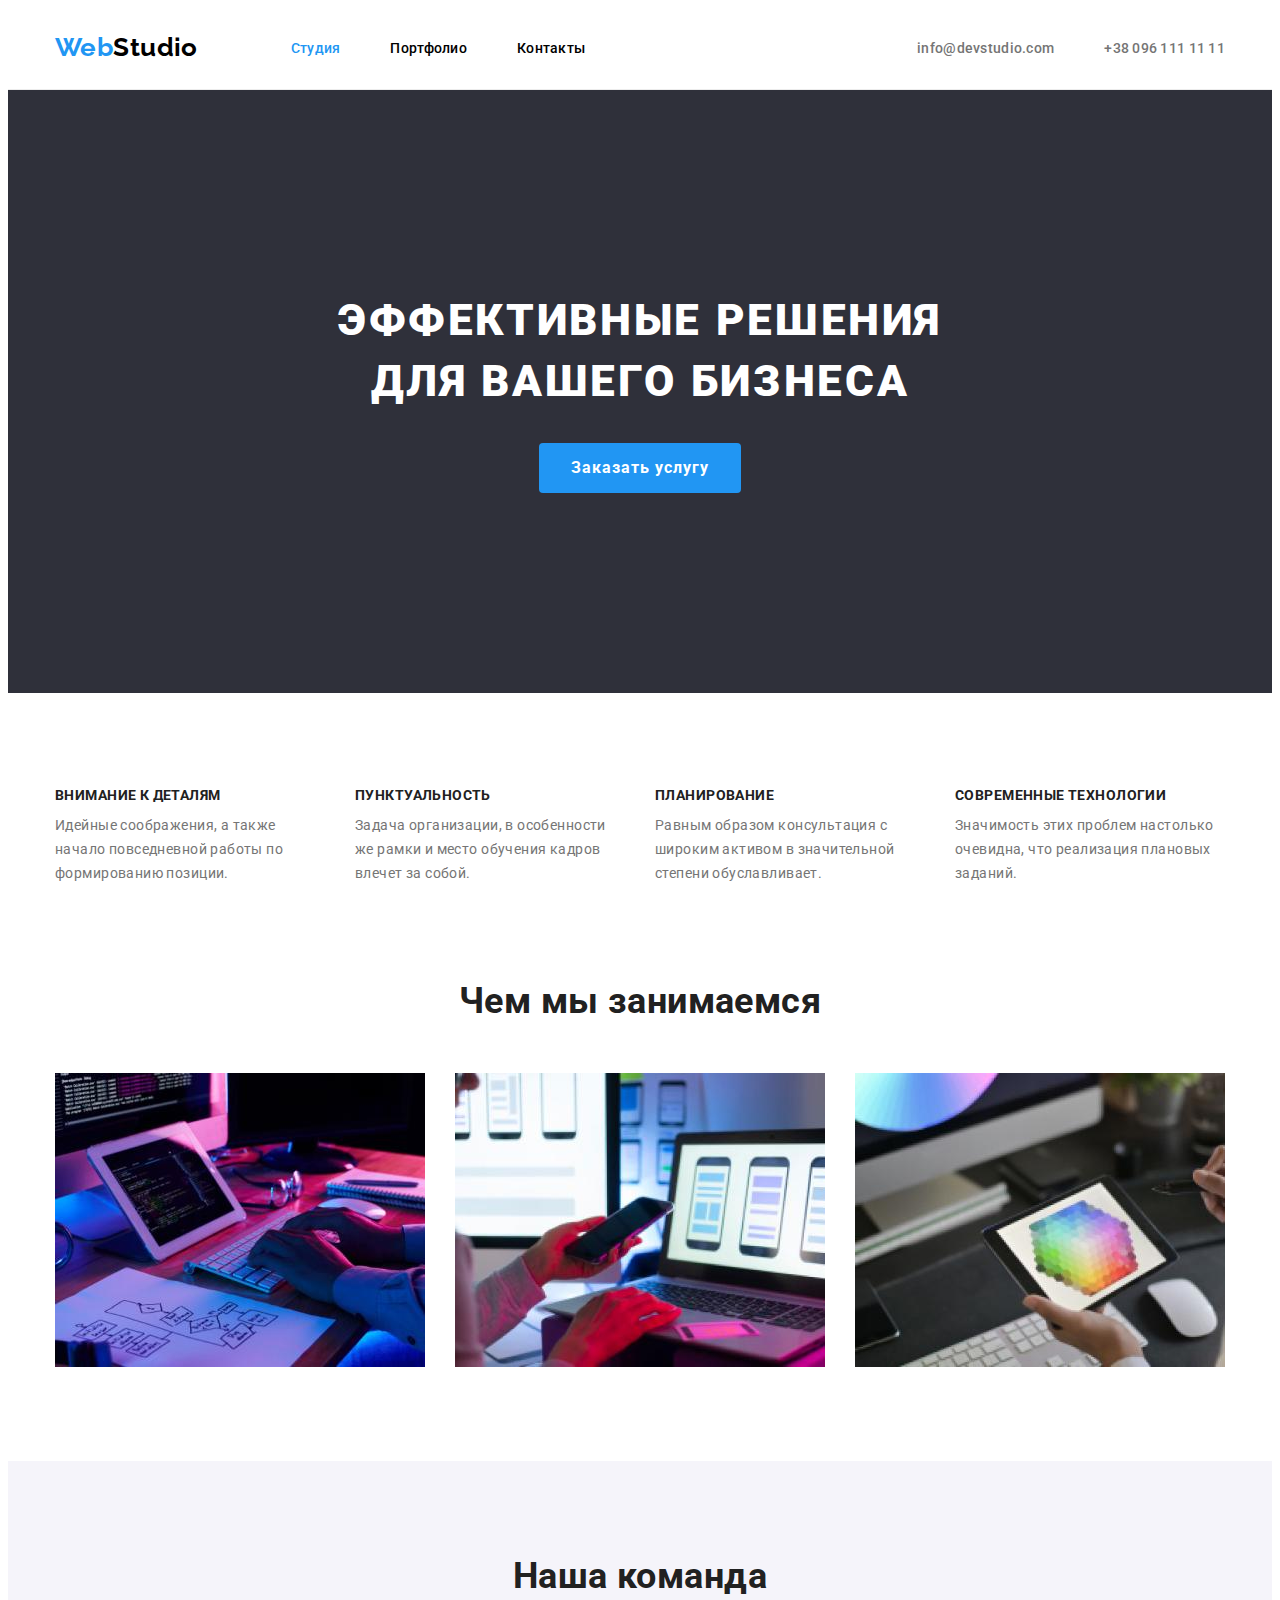
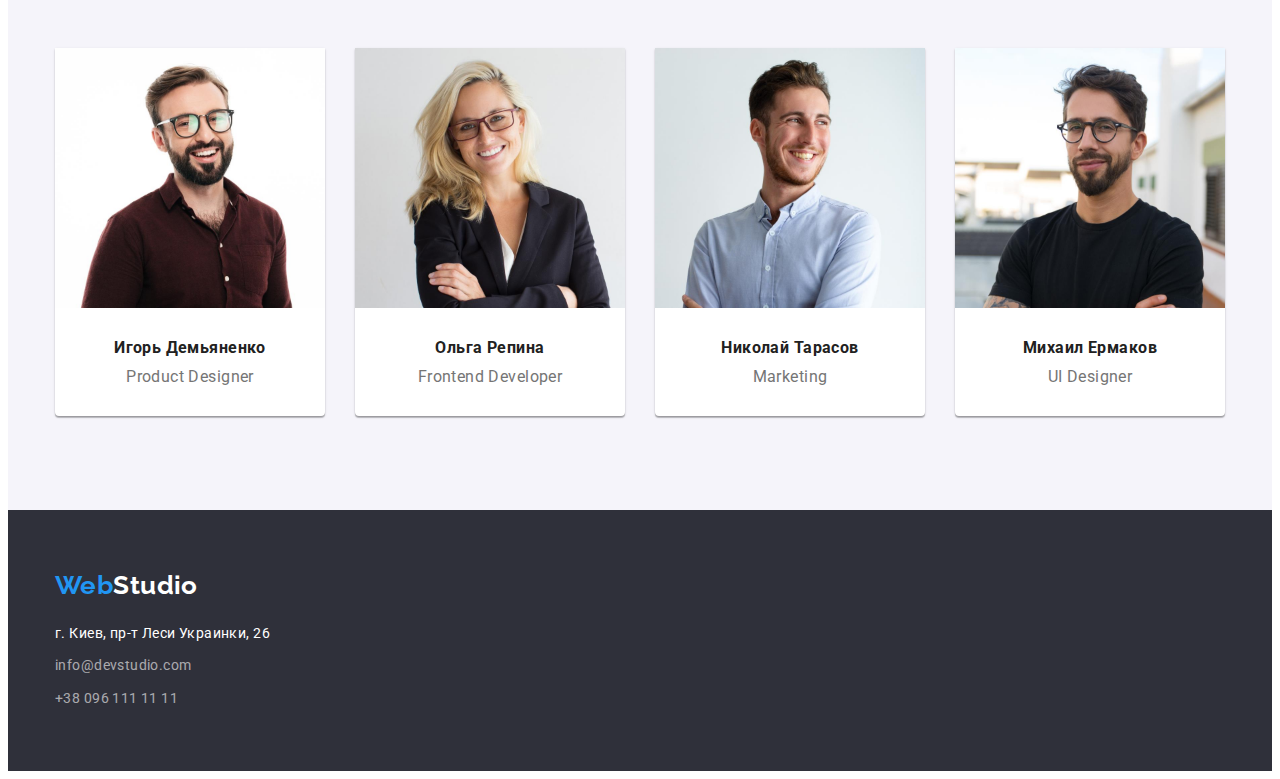
<file: index.html>
<!DOCTYPE html>
<html lang="ru">
    <head>
        <meta charset="UTF-8">
        <meta http-equiv="X-UA-Compatible" content="IE=edge">
        <meta name="viewport" content="width=device-width, initial-scale=1.0">
        <title>Студия</title>
        <link rel="preconnect" href="https://fonts.googleapis.com">
        <link rel="preconnect" href="https://fonts.gstatic.com" crossorigin>
        <link href="https://fonts.googleapis.com/css2?family=Raleway:wght@700&family=Roboto:wght@400;500;700;900&display=swap"
              rel="stylesheet">
        <!--<link rel="stylesheet" href="https://github.com/sindresorhus/modern-normalize/blob/main/modern-normalize.css">-->     
        <link rel="stylesheet" href="https://cdnjs.cloudflare.com/ajax/libs/modern-normalize/1.1.0/modern-normalize.min.css"
            integrity="sha512-wpPYUAdjBVSE4KJnH1VR1HeZfpl1ub8YT/NKx4PuQ5NmX2tKuGu6U/JRp5y+Y8XG2tV+wKQpNHVUX03MfMFn9Q=="
            crossorigin="anonymous" referrerpolicy="no-referrer">
        <link rel="stylesheet" href="./css/styles.css">
    </head>
    
    <body>
        <!--верхняя линия-->
        <header class="header-block">
            <div class="container header-container">
                <nav class="nav-section">
                    <a href="" class="logo link">Web<span class="header-logo">Studio</span></a>
                    <ul class="nav-section-list list">
                        <li class="nav-section-item">
                            <a class="nav-section-link link current" href="./index.html">Студия</a>
                        </li>
                        <li class="nav-section-item">
                            <a class="nav-section-link link" href="./portfolio.html">Портфолио</a>
                        </li>
                        <li class="nav-section-item">
                            <a class="nav-section-link link" href="">Контакты</a>
                        </li>
                    </ul>
                </nav>
                <ul class="header-list list">
                    <li class="header-item">
                        <a class="header-link link" href="mailto:info@devstudio.com">info@devstudio.com</a>
                    </li>
                    <li class="header-item">
                        <a class="header-link link" href="tel:+380961111111">+38 096 111 11 11</a>
                    </li>
                </ul>
            </div>
        </header>
        <!-- Шапка или Hero-->
        <main>
            <section class="hero-section">
                <div class="container hero-container">
                    <h1 class="hero-title">Эффективные решения для вашего бизнеса</h1>
                    <button class="hero-button" type="button" >Заказать услугу</button>
                </div>
            </section>
            <!--Особенности-->
            <section class="section feature-section">
                <div class="container">
                <h2 class="hidden">Особенности</h2>
                    <ul class="feature-list list">
                        <li class="feature-item">
                            <h3 class="feature-item-title">Внимание к деталям</h3>
                            <p class="feature-text">
                                Идейные соображения, а также  
                                начало повседневной работы по 
                                формированию позиции.
                            </p>
                        </li>
                        <li class="feature-item">
                            <h3 class="feature-item-title">Пунктуальность</h3>
                            <p class="feature-text">
                                Задача организации, в особенности  
                                же рамки и место обучения кадров  
                                влечет за собой.
                            </p>
                        </li>
                        <li class="feature-item">
                            <h3 class="feature-item-title">Планирование</h3>
                            <p class="feature-text">
                                Равным образом консультация с 
                                широким активом в значительной 
                                степени обуславливает.
                            </p>
                        </li>
                        <li class="feature-item">
                            <h3 class="feature-item-title">Современные технологии</h3>
                            <p class="feature-text">
                                Значимость этих проблем настолько
                                очевидна, что реализация плановых 
                                заданий.
                            </p>
                        </li>
                    </ul>
                </div>
            </section>
            <!-- Чем мы занимаемся-->
            <section class="section occupation-section">
                <div class="container">
                <h2 class="occupation-title" >Чем мы занимаемся</h2>
                <ul class="occupation-list list">
                    <li class="occupation-item"><img class="occupation-img" src="./images/box_1.jpg" alt="Планшет и клавиатура " width="370"></li>
                    <li class="occupation-item"><img class="occupation-img" src="./images/box_2.jpg" alt="Телефон" width="370"></li>
                    <li class="occupation-item"><img class="occupation-img" src="./images/box_3.jpg" alt="Планшет с палитрой цветов" width="370"></li>
                </ul>
                </div>
            </section>
            <!--Наша команда-->
            <section class="section team-section">
                <div class="container">
                    <h2 class="team-title">Наша команда</h2>
                    <ul class="team-list list">
                        <li class="team-item">
                            <img class="team-img" src="./images/team_card_1.jpg" alt="Игорь Демьяненко" width="270">
                            <h3 class="team-item-title">Игорь Демьяненко</h3>
                            <p class="team-text" lang="en">Product Designer</p>
                        </li>
                        <li class="team-item">
                            <img class="team-img" src="./images/team_card_2.jpg" alt="Ольга Репина" width="270">
                            <h3 class="team-item-title">Ольга Репина</h3>
                            <p lang="en" class="team-text">Frontend Developer</p>
                        </li>
                        <li class="team-item">
                            <img class="team-img" src="./images/team_card_3.jpg" alt="Николай Тарасов" width="270">
                            <h3 class="team-item-title">Николай Тарасов</h3>
                            <p lang="en" class="team-text">Marketing</p>
                        </li>
                        <li class="team-item">
                            <img class="team-img" src="./images/team_card_4.jpg" alt="Михаил Ермаков" width="270">
                            <h3 class="team-item-title">Михаил Ермаков</h3>
                            <p lang="en" class="team-text">UI Designer</p>
                        </li>
                    </ul>
                </div>
            </section>
        </main>
        <!--подвал-->
        <footer class="footer-block">
            <div class="container">
                <a href="" class="logo link">Web<span class="footer-logo">Studio</span></a>
                <address class="address-section">
                    <ul class="address-list list">
                        <li class="address-item">
                            <a class="address-link link address-text" href="">г. Киев, пр-т Леси Украинки, 26</a>
                        </li>
                        <li class="address-item">
                            <a class="address-link link" href="mailto:info@devstudio.com">info@devstudio.com</a>
                        </li>
                        <li class="address-item">
                            <a class="address-link link" href="tel:+380961111111">+38 096 111 11 11</a>
                        </li>
                    </ul>
                </address>
            </div>
        </footer>
    </body>
</html>
</file>
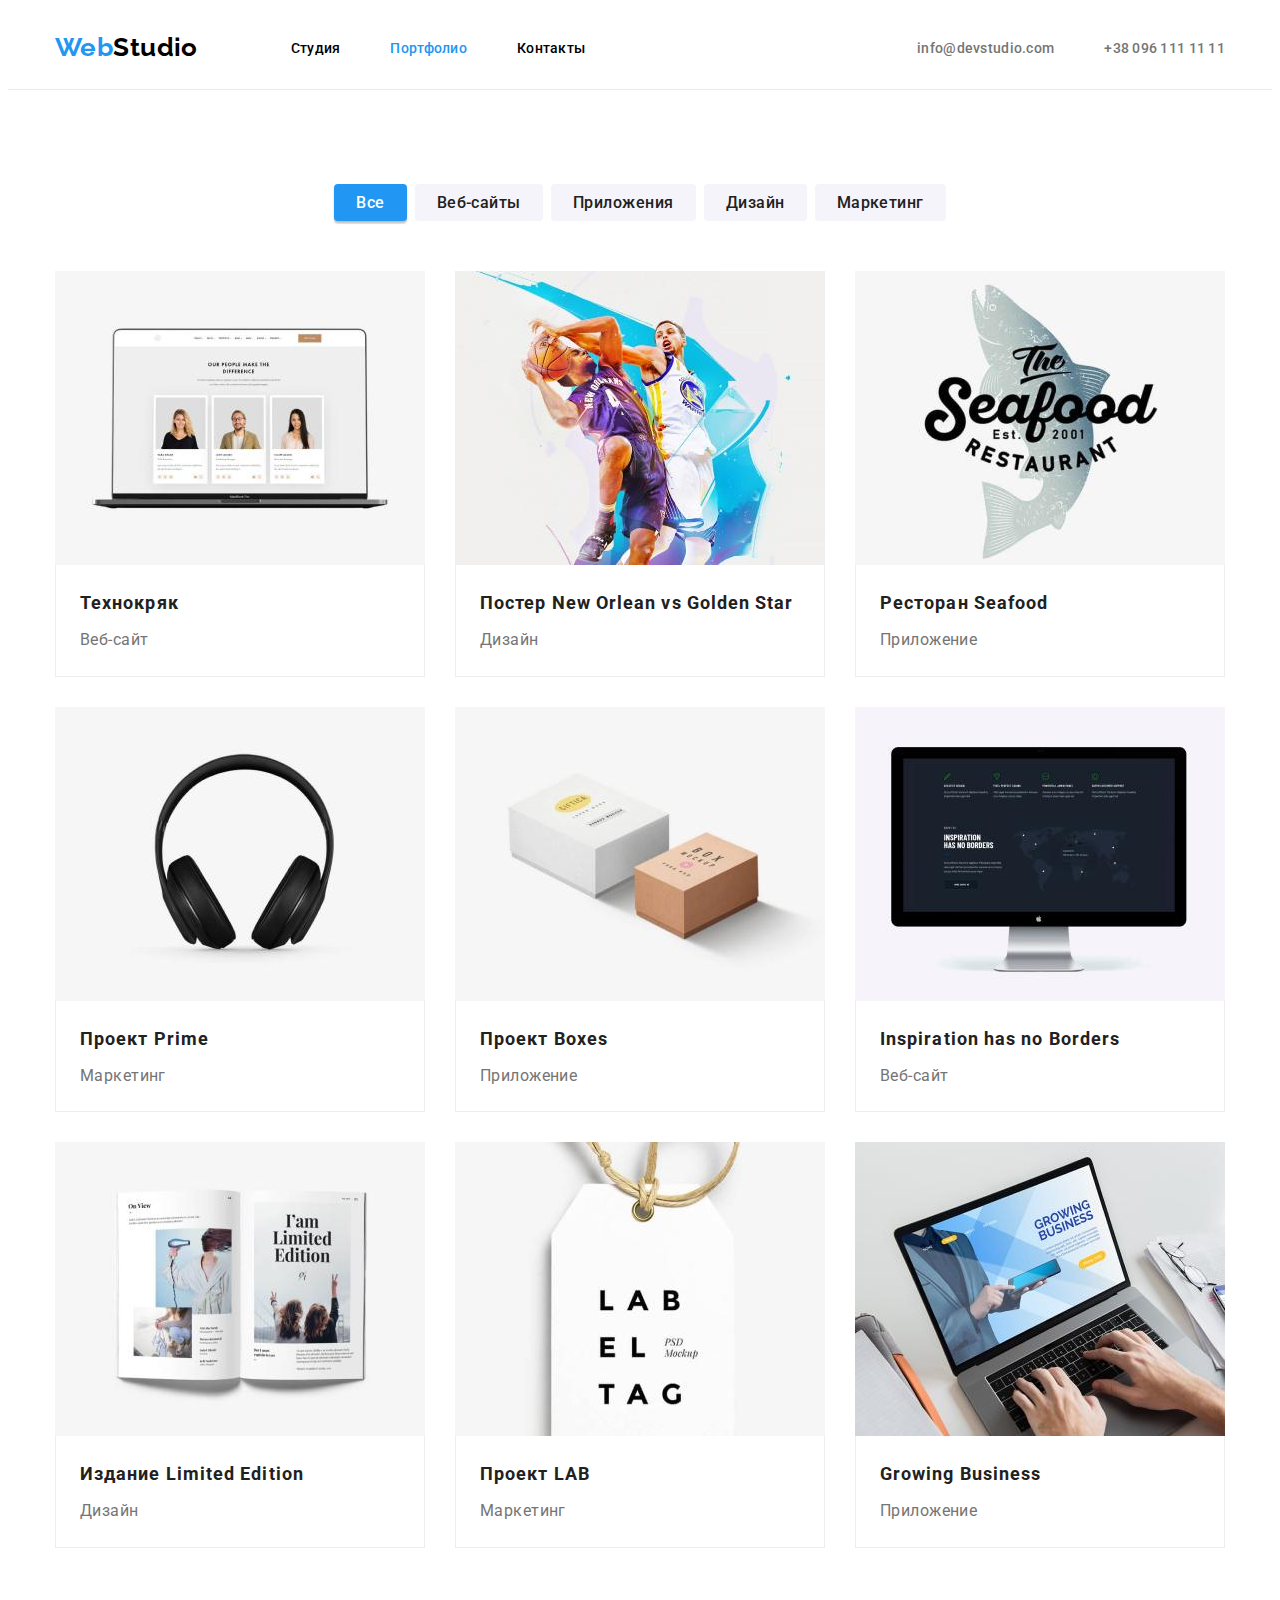
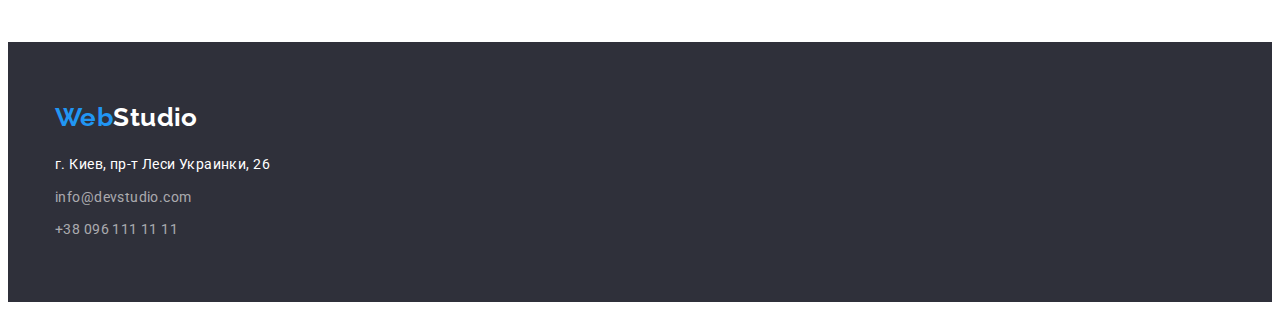
<file: portfolio.html>
<!DOCTYPE html>
<html lang="ru">
    <head>
        <meta charset="UTF-8">
        <meta http-equiv="X-UA-Compatible" content="IE=edge">
        <meta name="viewport" content="width=device-width, initial-scale=1.0">
        <title>Портфолио</title>
        <link rel="preconnect" href="https://fonts.googleapis.com">
        <link rel="preconnect" href="https://fonts.gstatic.com" crossorigin>
        <link href="https://fonts.googleapis.com/css2?family=Raleway:wght@700&family=Roboto:wght@400;500;700;900&display=swap"
              rel="stylesheet">
        <!--<link rel="stylesheet" href="https://github.com/sindresorhus/modern-normalize/blob/main/modern-normalize.css">-->
        <link rel="stylesheet" href="https://cdnjs.cloudflare.com/ajax/libs/modern-normalize/1.1.0/modern-normalize.min.css"
            integrity="sha512-wpPYUAdjBVSE4KJnH1VR1HeZfpl1ub8YT/NKx4PuQ5NmX2tKuGu6U/JRp5y+Y8XG2tV+wKQpNHVUX03MfMFn9Q=="
            crossorigin="anonymous" referrerpolicy="no-referrer">
        <link rel="stylesheet" href="./css/styles.css">

    </head>

    <body>
        <!--верхняя линия-->
        <header class="header-block">
            <div class="container header-container">
                <nav class="nav-section">
                    <a href="" class="logo link">Web<span class="header-logo">Studio</span></a>
                    <ul class="nav-section-list list">
                        <li class="nav-section-item">
                            <a class="nav-section-link link " href="./index.html">Студия</a>
                        </li>
                        <li class="nav-section-item">
                            <a class="nav-section-link link current" href="./portfolio.html">Портфолио</a>
                        </li>
                        <li class="nav-section-item">
                            <a class="nav-section-link link" href="">Контакты</a>
                        </li>
                    </ul>
                </nav>
                <ul class="header-list list">
                    <li class="header-item">
                        <a class="header-link link" href="mailto:info@devstudio.com">info@devstudio.com</a>
                    </li>
                    <li class="header-item">
                        <a class="header-link link" href="tel:+380961111111">+38 096 111 11 11</a>
                    </li>
                </ul>
            </div>
        </header>
        <!-- Шапка-->
        <main>
            <h1 class="hidden">Портфолио</h1>
            <section class="section">
                <div class="container">
                    <!--Фильтры-->
                    <h2 class="hidden">Фильтры</h2>
                        <ul class="filter-list list">
                            <li class="filter-item"><button class="filter-button current-filter" type="button">Все</button></li>
                            <li class="filter-item"><button class="filter-button" type="button">Веб-сайты</button></li>
                            <li class="filter-item"><button class="filter-button" type="button">Приложения</button></li>
                            <li class="filter-item"><button class="filter-button" type="button">Дизайн</button></li>
                            <li class="filter-item"><button class="filter-button" type="button">Маркетинг</button></li>
                        </ul>
                
                    <!-- Проекты-->
                    <h2 hidden>Проекты</h2>
                    <ul class="project-list list">
                        <li class="project-item">
                            <a href="#" class="link">
                                <img class="project-img" src="./images/project-1.jpg" alt="Технокряк" width="370">
                                <div class="project-content">
                                    <h3 class="project-title">Технокряк</h3>
                                    <p class="project-text">Веб-сайт</p>
                                </div>
                            </a>
                        </li>
                        <li class="project-item">
                            <a href="#" class="link">
                                <img class="project-img" src="./images/project-2.jpg" alt="Постер" width="370">
                                <div class="project-content">
                                    <h3 class="project-title">Постер <span lang="en">New Orlean vs Golden Star</span></h3>
                                    <p class="project-text">Дизайн</p>
                                </div>
                            </a>
                        </li>
                        <li class="project-item" >
                            <a href="#" class="link">
                                <img class="project-img" src="./images/project-3.jpg" alt="Ресторан" width="370">
                                <div class="project-content">   
                                    <h3 class="project-title" >Ресторан <span lang="en">Seafood</span> </h3>
                                    <p class="project-text">Приложение</p>
                                </div>
                            </a>
                        </li>
                        <li class="project-item">
                            <a href="#" class="link">
                                <img class="project-img" src="./images/project-4.jpg" alt="Проект" width="370">
                                <div class="project-content">
                                    <h3 class="project-title">Проект <span lang="en">Prime</span></h3>
                                    <p class="project-text">Маркетинг</p>
                                </div>
                            </a>
                        </li>
                        <li class="project-item">
                            <a href="#" class="link">
                                <img class="project-img" src="./images/project-5.jpg" alt="Проект" width="370">
                                    <div class="project-content">
                                    <h3 class="project-title">Проект <span lang="en">Boxes</span></h3>
                                <p class="project-text">Приложение</p>
                            </div>
                            </a>
                        </li>
                        <li class="project-item">
                            <a href="#" class="link"> 
                                <img class="project-img" src="./images/project-6.jpg" alt="Веб-сайт" width="370">
                                    <div class="project-content">
                                    <h3 class="project-title">Inspiration has no Borders</h3>
                                <p class="project-text">Веб-сайт</p>
                            </div>
                            </a>
                        </li>
                        <li class="project-item">
                            <a href="#" class="link">
                                <img class="project-img" src="./images/project-7.jpg" alt="Издание" width="370">
                                <div class="project-content">
                                    <h3 class="project-title">Издание Limited Edition</h3>
                                    <p class="project-text">Дизайн</p>
                                </div>
                            </a>
                        </li>
                        <li class="project-item">
                            <a href="#" class="link">
                                <img class="project-img" src="./images/project-8.jpg" alt="Проект" width="370">
                                <div class="project-content">
                                    <h3 class="project-title">Проект LAB</h3>
                                    <p class="project-text">Маркетинг</p>
                                </div>
                            </a>
                        </li>
                        <li class="project-item">
                            <a href="#" class="link">
                                <img class="project-img" src="./images/project-9.jpg" alt="Приложение" width="370">
                                <div class="project-content">
                                    <h3 class="project-title">Growing Business</h3>
                                    <p class="project-text">Приложение</p>
                                </div>
                            </a>
                        </li>
                    </ul>
                </div>
            </section>
        </main>
        <!--подвал-->
        <footer class="footer-block">
            <div class="container">
                <a href="" class="logo link">Web<span class="footer-logo">Studio</span></a>
                <address class="address-section">
                    <ul class="address-list list">
                        <li class="address-item">
                            <a class="address-link link address-text" href="">г. Киев, пр-т Леси Украинки, 26</a>
                        </li>
                        <li class="address-item">
                            <a class="address-link link" href="mailto:info@devstudio.com">info@devstudio.com</a>
                        </li>
                        <li class="address-item">
                            <a class="address-link link" href="tel:+380961111111">+38 096 111 11 11</a>
                        </li>
                    </ul>
                </address>
            </div>
        </footer>
    </body>
</html>
</file>
<file: css/styles.css>
*,
*:before,
*:after {
  box-sizing: border-box;
}

.container {
  width: 1200px;
  margin: 0 auto;
  padding-left: 15px;
  padding-right: 15px;
}

p,
h1,
h2,
h3,
h4,
h5,
h6 {
  margin: 0;
}

ul {
  margin: 0;
  padding-left: 0;
}

img {
  display: block;
}

/*------Позиционирование header----*/

.header-block {
  border-bottom: 1px solid var(--header-border-color);
}

.header-container {
  display: flex;
}

.nav-section {
  display: flex;
  align-items: center;
}

.nav-section .logo {
  margin-right: 93px;
  padding: 24px 0 25px 0;
}

.nav-section-list {
  display: flex;
}

.nav-section-item:not(:last-child) {
  margin-right: 50px;
}
.nav-section-link {
  display: block;
  padding: 32px 0;
}

.header-list {
  display: flex;
  align-items: center;
  margin-left: auto;
}

.header-item:not(:last-child) {
  margin-right: 50px;
}

/*------Позиционирование Студии----*/

.hero-container {
  display: flex;
  flex-direction: column;
  align-items: center;
}

.section {
  padding-top: 94px;
  padding-bottom: 94px;
}

.hidden {
  position: absolute;
  width: 1px;
  height: 1px;
  margin: -1px;
  padding: 0;
  overflow: hidden;
  border: 0;
  clip: rect(0 0 0 0);
}

.feature-list {
  display: flex;
  flex-wrap: wrap;
  margin-left: -30px;
  margin-top: -30px;
}
.feature-item {
  flex-basis: calc(100% / 4 - 30px);
  margin-left: 30px;
  margin-top: 30px;
}

.occupation-section {
  padding-top: 0;
}

.occupation-list {
  display: flex;
  flex-wrap: wrap;
  margin-left: -30px;
  margin-top: -30px;
}

.occupation-item {
  flex-basis: calc(100% / 3 - 30px);
  margin-left: 30px;
  margin-top: 30px;
}

.team-container {
  display: flex;
  flex-direction: column;
}

.team-list {
  display: flex;
  flex-wrap: wrap;
  margin-left: -30px;
  margin-top: -30px;
}

.team-img {
  margin-bottom: 30px;
}

/*------Позиционирование Портфолио----*/

.filter-list {
  display: flex;
  justify-content: center;
  margin-bottom: 50px;
}

.filter-item:not(:last-child) {
  margin-right: 8px;
}

.project-list {
  display: flex;
  flex-wrap: wrap;
  margin-left: -30px;
  margin-top: -30px;
}

.project-content {
  padding-top: 20px;
  padding-bottom: 20px;
  padding-left: 24px;
  padding-right: 24px;
  border: 1px solid var(--project-border-color);
  border-top: none;
}

/*------Позиционирование footer----*/

.footer-block .logo {
  display: block;
  margin-bottom: 20px;
}

.address-list {
  display: flex;
  flex-direction: column;
}

.address-item:not(:last-child) {
  margin-bottom: 9px;
}

:root {
  --accent-color: #2196f3;
  --nav-text-color: #000000;
  --title-dark-gray-color: #212121;
  --text-gray-color: #757575;
  --white-color: #ffffff;
  --footer-white-color: #ffffff9a;
  --bg-light-color: #f5f4fa;
  --bg-dark-color: #2f303a;
  --project-border-color: #eeeeee;
  --header-border-color: #ececec;
}

body {
  font-family: 'Roboto', sans-serif;
  font-weight: 400;
  font-style: normal;
  font-size: 14px;
  letter-spacing: 0.03em;
  color: var(--title-dark-gray-color);
}

.list {
  list-style: none;
}

.link {
  text-decoration: none;
}

/*---------header----------*/

.logo {
  font-family: 'Raleway', sans-serif;
  font-style: normal;
  font-weight: 700;
  font-size: 26px;
  line-height: 1.2;
  color: var(--accent-color);
}

.header-logo {
  color: var(--nav-text-color);
}

.nav-section-link,
.header-link {
  font-weight: 500;
  line-height: 1.2;
  letter-spacing: 0.02em;
  color: var(--nav-text-color);
}

.nav-section-link:hover,
.nav-section-link:focus,
.header-link:hover,
.header-link:focus,
.address-link:hover,
.address-link:focus,
.current {
  color: var(--accent-color);
}

.header-link {
  display: block;
  padding: 32px 0;
  color: var(--text-gray-color);
}

/*-----------footer--------*/
.footer-block {
  background-color: var(--bg-dark-color);
  padding-top: 60px;
  padding-bottom: 60px;
}

.address-link {
  font-style: normal;
  line-height: 1.7;
  color: var(--footer-white-color);
}

.footer-logo,
.address-text {
  color: var(--white-color);
}
/*-------------main-Студия------------*/
.hero-section {
  background-color: var(--bg-dark-color);
  padding-top: 200px;
  padding-bottom: 200px;
}

.hero-title {
  font-weight: 900;
  font-size: 44px;
  line-height: 1.4;
  letter-spacing: 0.06em;
  text-align: center;
  color: var(--white-color);
  text-transform: uppercase;
  max-width: 700px;
  margin-bottom: 30px;
}

.hero-button {
  font-family: inherit;
  font-style: normal;
  font-weight: 700;
  font-size: 16px;
  line-height: 1.9;
  letter-spacing: 0.06em;
  color: var(--white-color);
  background-color: var(--accent-color);
  padding: 10px 32px;
  border: none;
  border-radius: 4px;
}

/*-----------особенности--------------*/

.feature-item-title {
  font-weight: 700;
  font-size: 14px;
  line-height: 1.2;
  color: var(--title-dark-gray-color);
  text-transform: uppercase;
  margin-bottom: 10px;
}

.feature-text {
  line-height: 1.7;
  color: var(--text-gray-color);
}

/*-----------чем мы занимаемся----------*/

.occupation-title {
  font-weight: 700;
  font-size: 36px;
  line-height: 1.2;
  color: var(--title-dark-gray-color);
  text-align: center;
  margin-bottom: 50px;
}

/*--------------Наша команда-------------*/

.team-section {
  background-color: var(--bg-light-color);
}

.team-title {
  font-weight: 700;
  font-size: 36px;
  line-height: 1.2;
  color: var(--thtitle-dark-grayird-color);
  text-align: center;
  margin-bottom: 50px;
}

.team-item {
  background-color: var(--white-color);
  flex-basis: calc(100% / 4 - 30px);
  margin-left: 30px;
  margin-top: 30px;
  padding-bottom: 30px;
  box-shadow: 0px 1px 3px rgba(0, 0, 0, 0.12), 0px 1px 1px rgba(0, 0, 0, 0.14),
    0px 2px 1px rgba(0, 0, 0, 0.2);
  border-radius: 0px 0px 4px 4px;
}

.team-item-title {
  font-weight: 700;
  font-size: 16px;
  line-height: 1.2;
  color: var(--title-dark-gray-color);
  text-align: center;
  margin-bottom: 10px;
}

.team-text {
  font-size: 16px;
  line-height: 1.2;
  color: var(--text-gray-color);
  text-align: center;
}

/*------------Портфолио----------*/

/*----------Фильтры-------------*/

.filter-button {
  font-family: 'Roboto', sans-serif;
  font-style: normal;
  font-weight: 500;
  font-size: 16px;
  line-height: 1.6;
  letter-spacing: 0.03em;
  color: var(--title-dark-gray-color);
  background-color: var(--bg-light-color);
  cursor: pointer;
  border: none;
  padding: 6px 22px;
  border-radius: 4px;
}

.filter-button:hover,
.filter-button:focus,
.current-filter {
  color: var(--white-color);
  background-color: var(--accent-color);
  box-shadow: 0px 3px 1px rgba(0, 0, 0, 0.1), 0px 1px 2px rgba(0, 0, 0, 0.08),
    0px 2px 2px rgba(0, 0, 0, 0.12);
}

/*--------------Проекты----------*/

.project-item {
  background-color: var(--white-color);
  flex-basis: calc(100% / 4 - 30px);
  margin-left: 30px;
  margin-top: 30px;
}

.project-title {
  font-weight: 700;
  font-size: 18px;
  line-height: 2;
  letter-spacing: 0.06em;
  color: var(--title-dark-gray-color);
  margin-bottom: 4px;
}

.project-text {
  font-size: 16px;
  line-height: 1.9;
  color: var(--text-gray-color);
}
</file>
